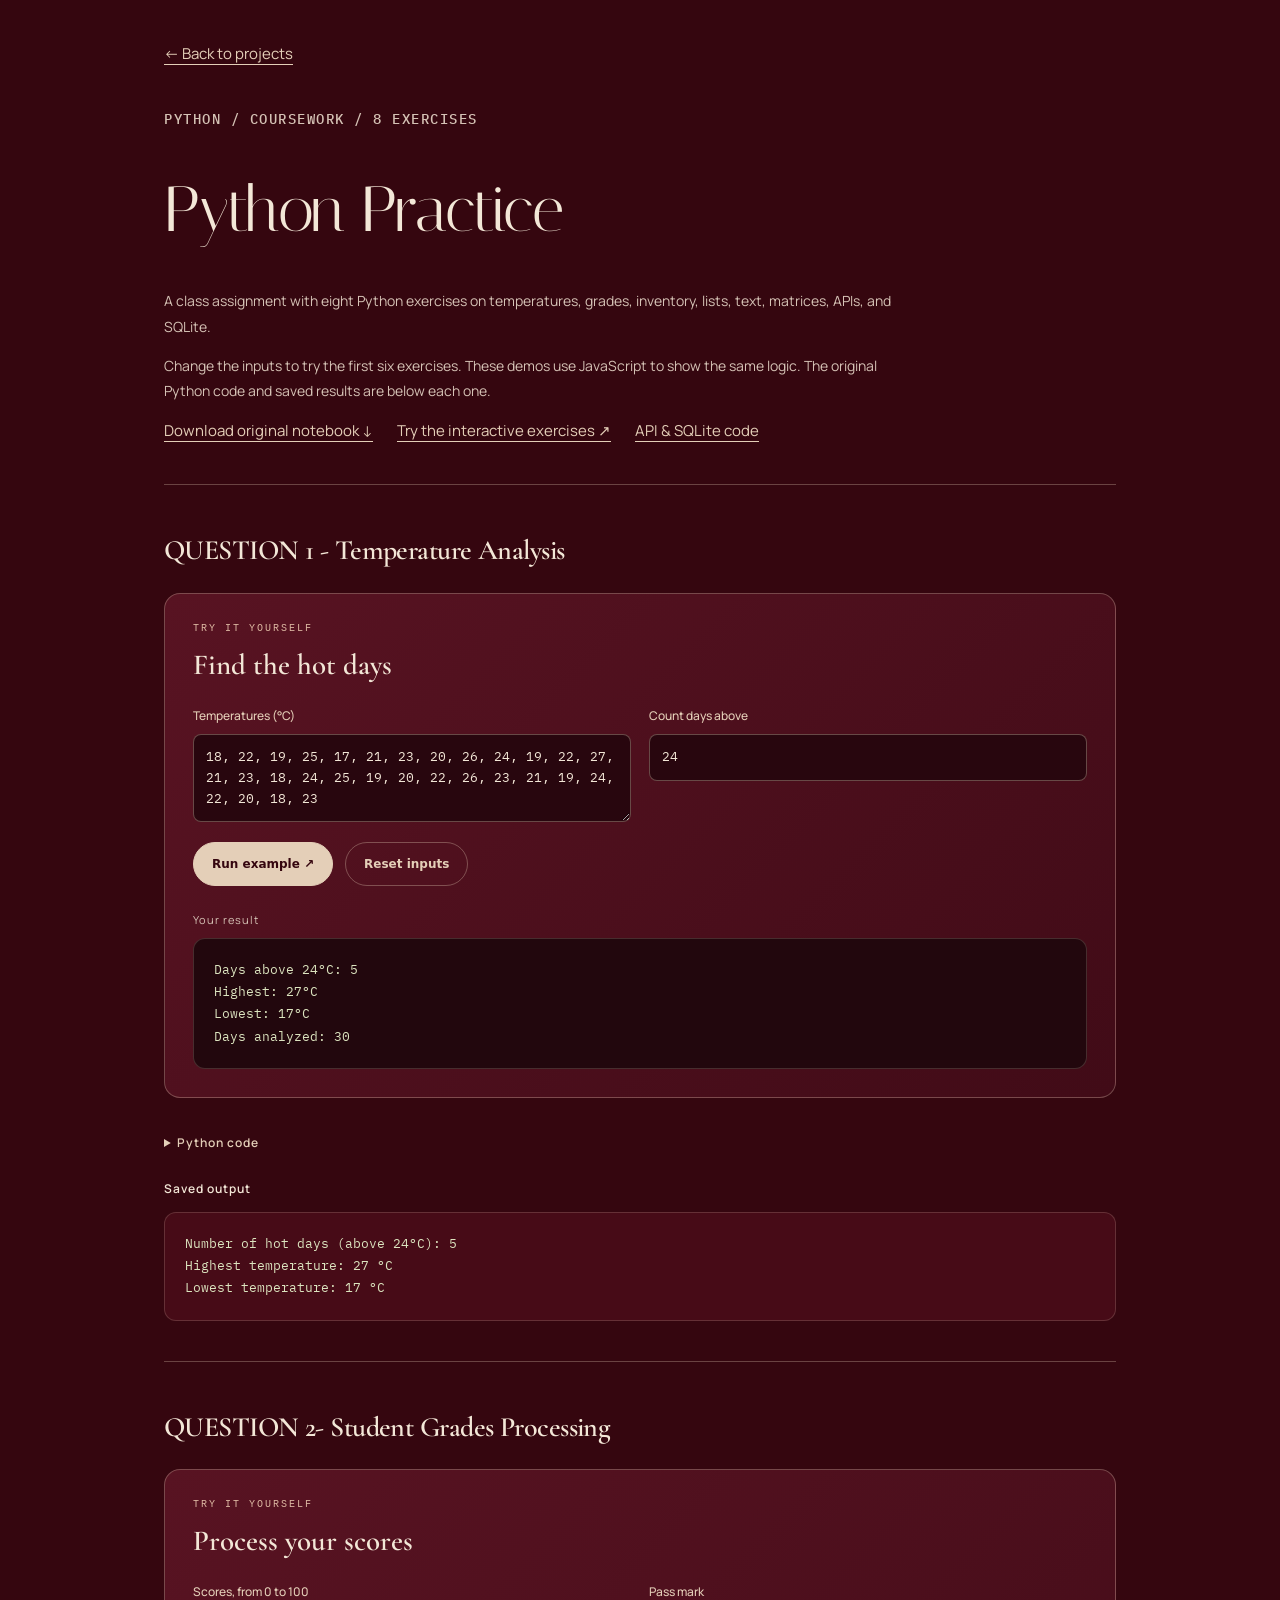
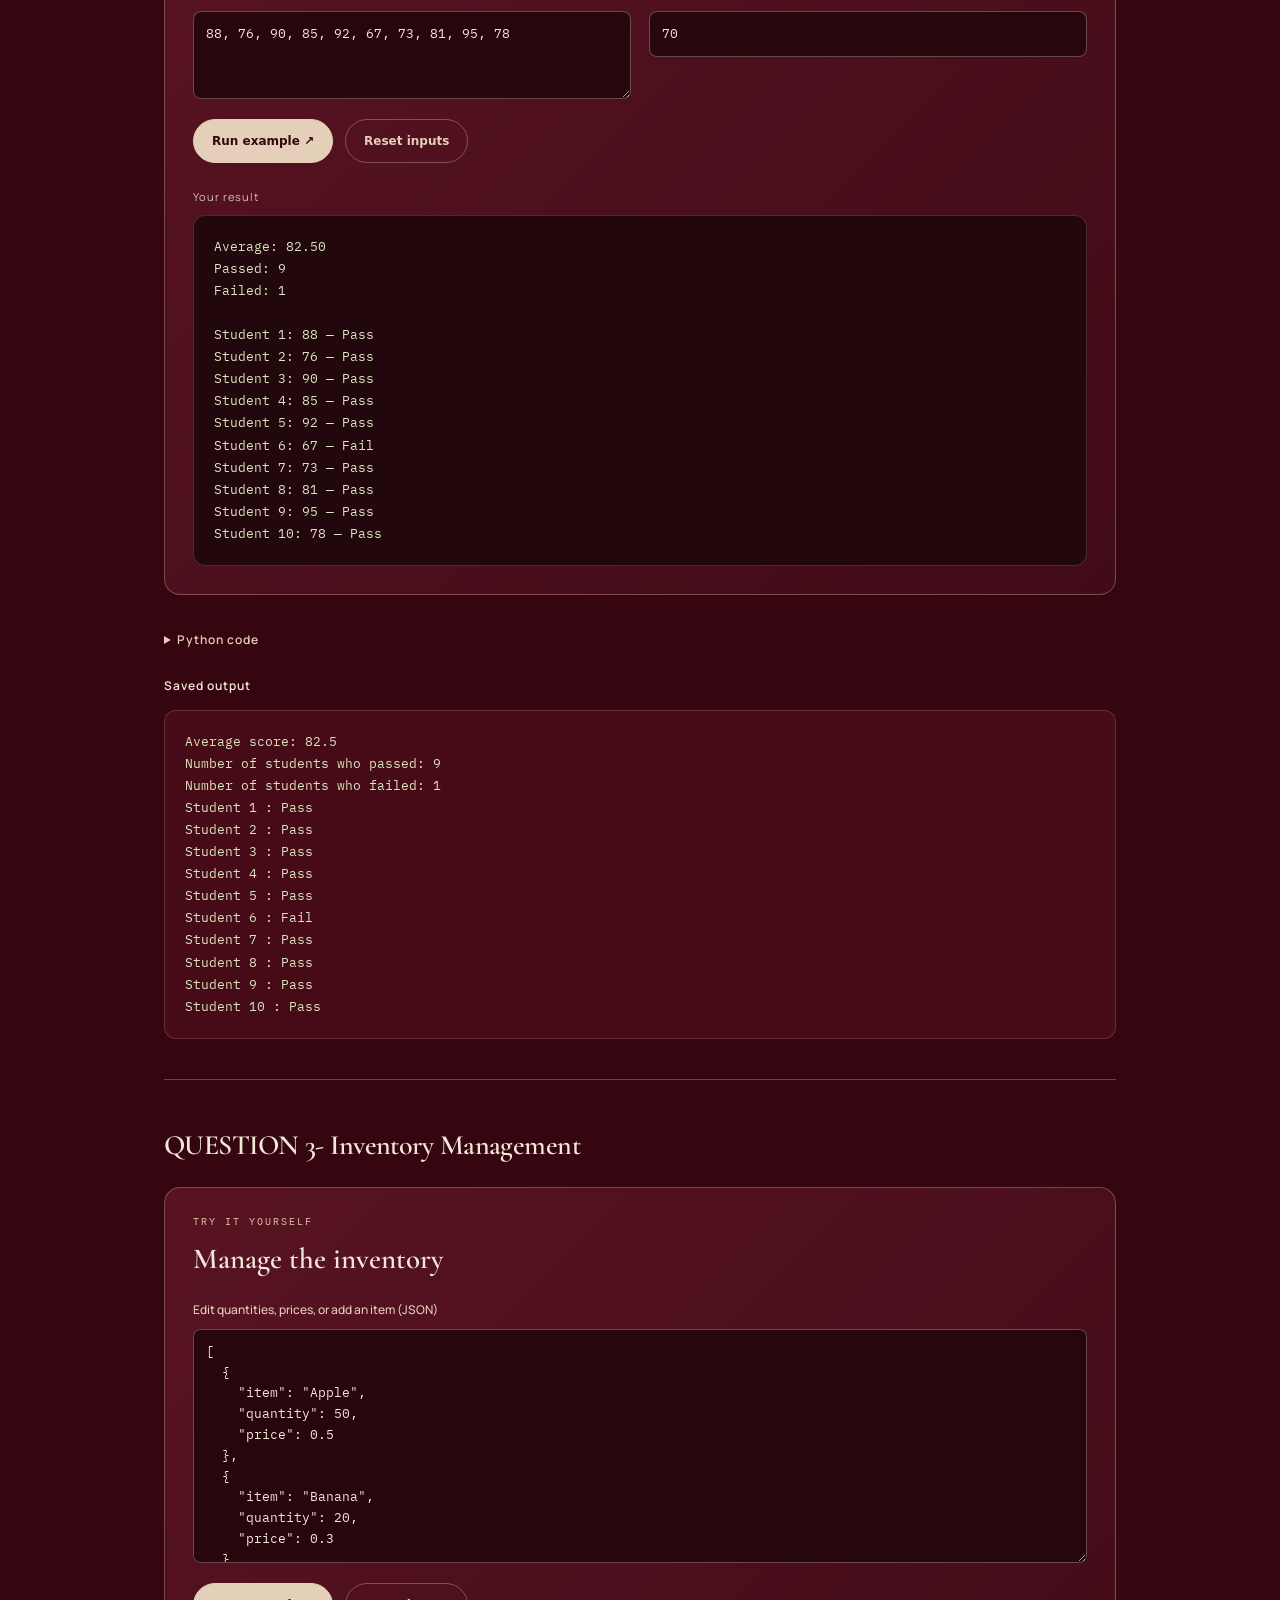
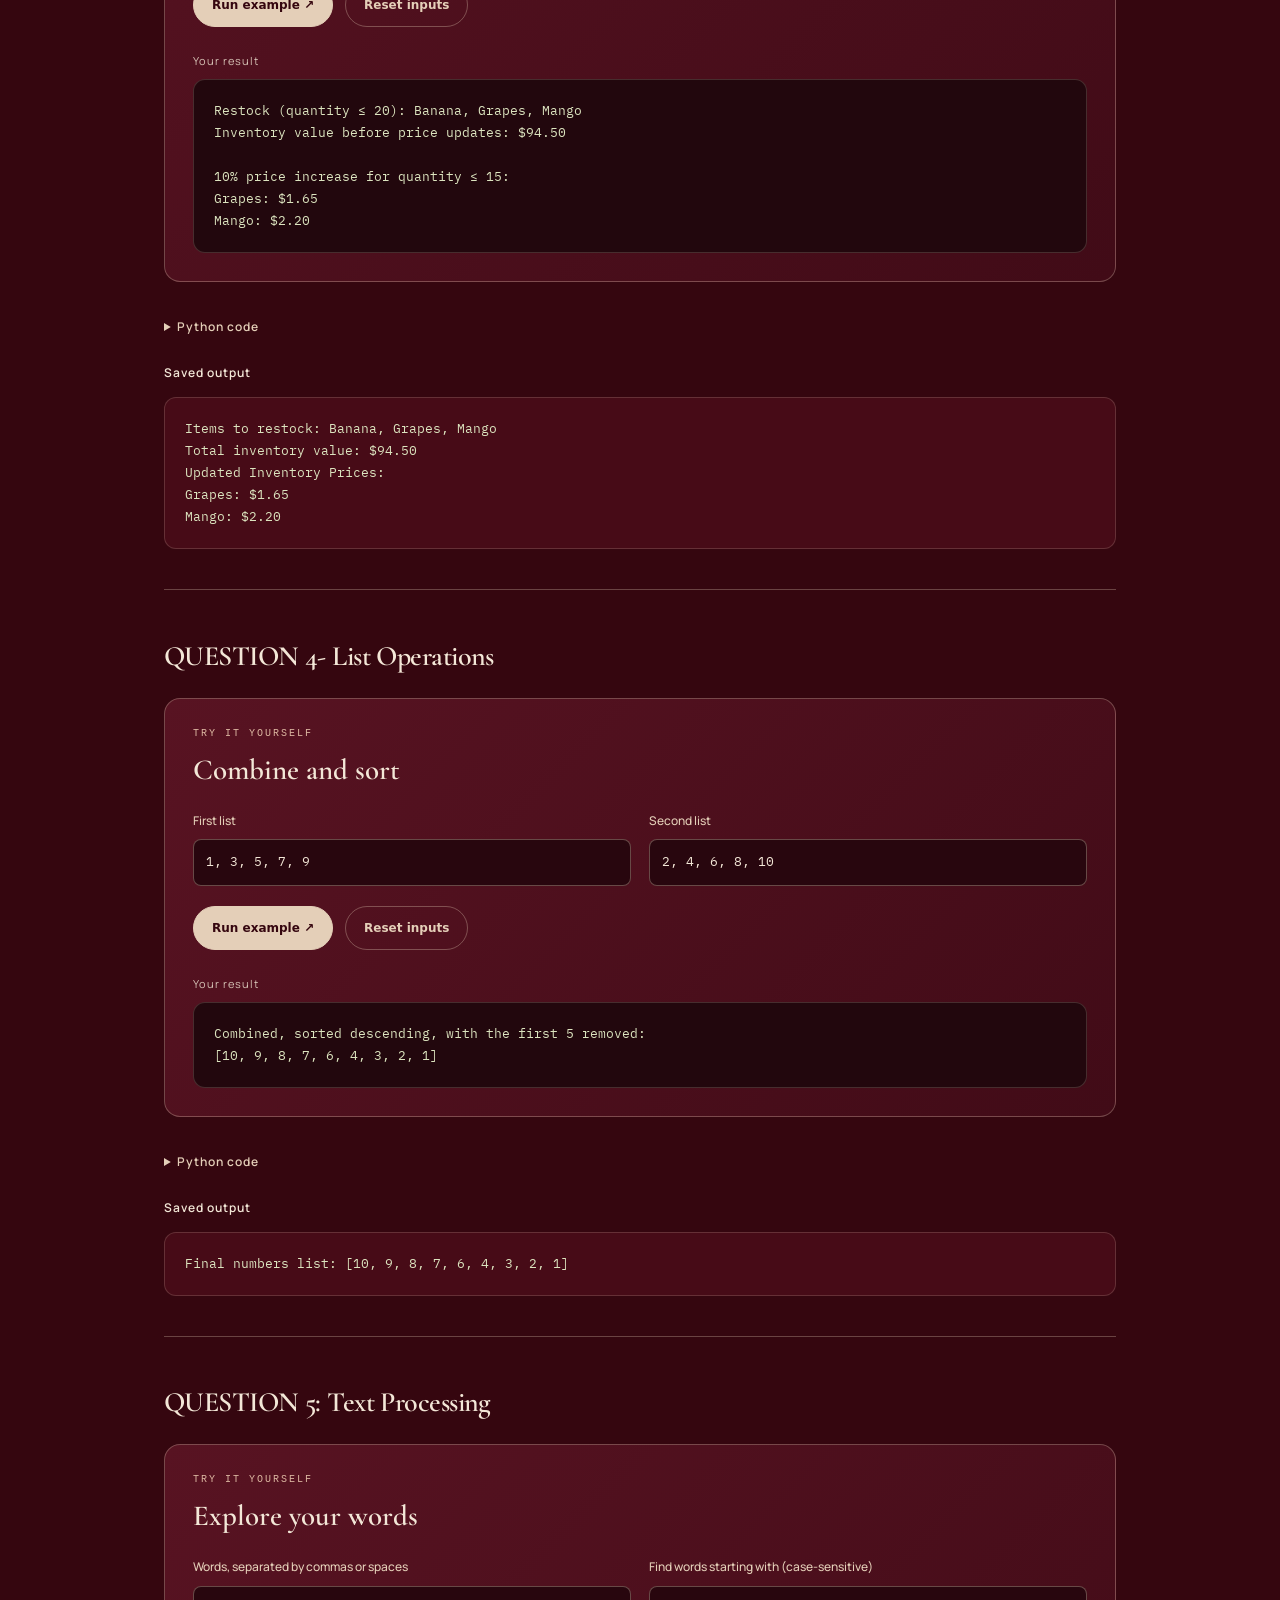
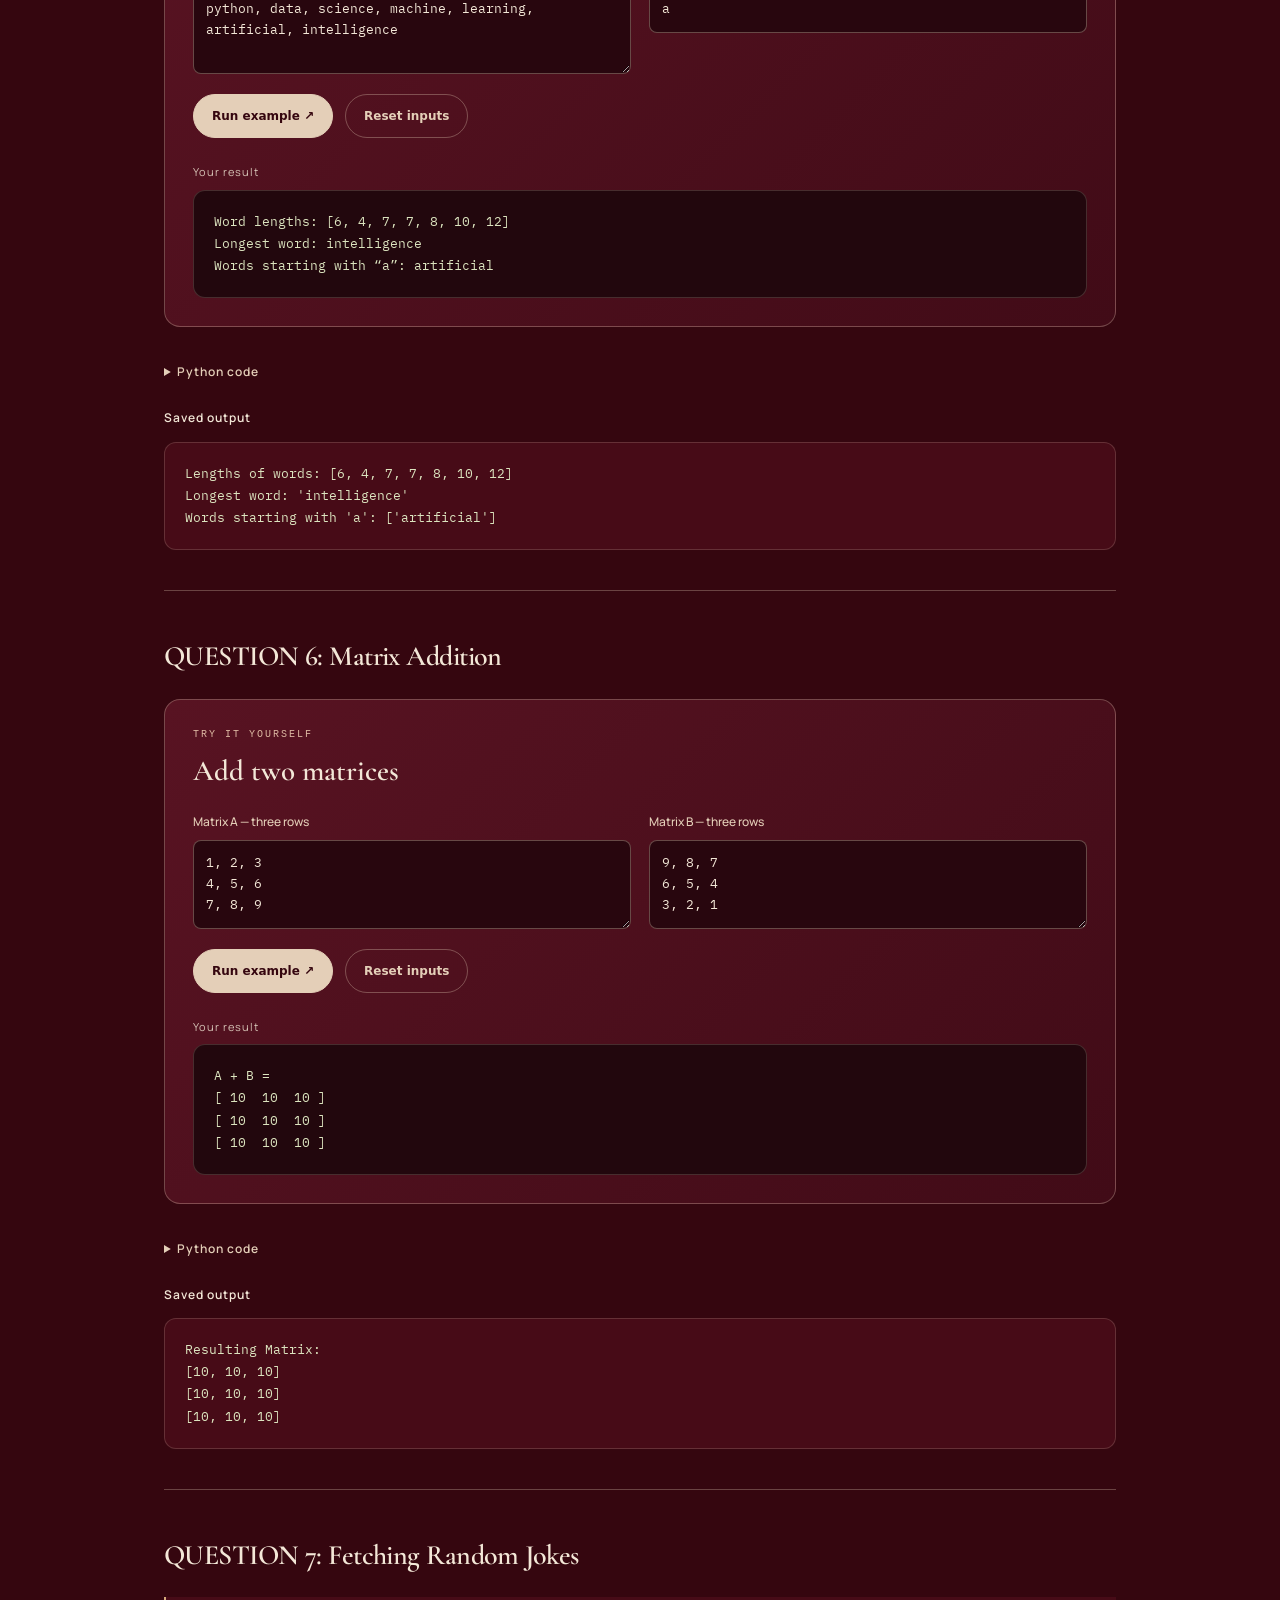
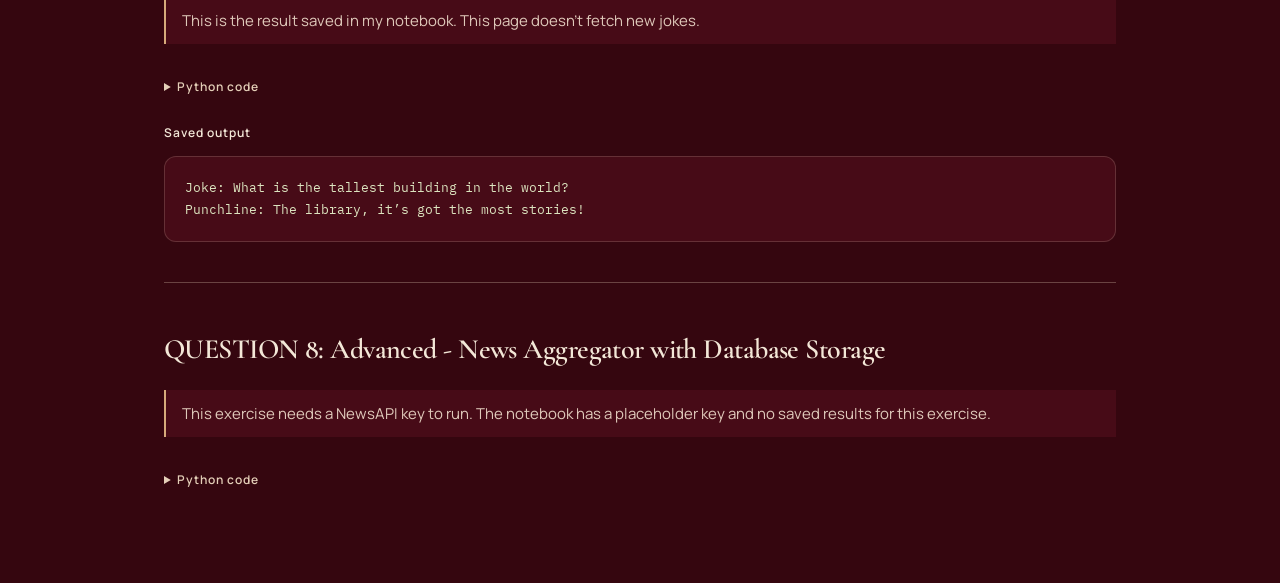
<file: projects/python-practice.html>
<!doctype html><html lang="en"><head><meta charset="utf-8"><meta name="viewport" content="width=device-width,initial-scale=1"><title>Python Practice — Jana Abo Shoueeb</title><meta name="description" content="Eight Python coursework exercises exploring data processing, APIs, and SQLite."><style>
:root{color-scheme:dark}*{box-sizing:border-box}body{margin:0;background:#35060f;color:#f3e7d7;font:15px/1.8 system-ui,sans-serif}main{max-width:1000px;margin:auto;padding:40px 24px 80px}a{color:#e4cfb8;text-underline-offset:5px}a:focus-visible,summary:focus-visible{outline:2px solid #e4cfb8;outline-offset:5px}.eyebrow{font-size:11px;letter-spacing:2px;margin-top:40px;color:#d5c2b5}h1{font:400 clamp(36px,6vw,64px)/1.1 Georgia,serif;max-width:800px}h2{font:400 28px/1.3 Georgia,serif}h3,summary{font-size:12px;letter-spacing:1px}summary{cursor:pointer;min-height:44px;padding-block:10px}section{margin-top:40px;border-top:1px solid #e4cfb84d;padding-top:24px}pre{overflow:auto;background:#24060c;border:1px solid #e4cfb830;border-radius:12px;padding:20px;line-height:1.7;font-size:13px;tab-size:4}code{font-family:ui-monospace,Menlo,monospace}.output{background:#470b17;color:#dce4bf}.note{border-left:2px solid #d6aa7b;padding:10px 16px;color:#dfc9ba;background:#470b17}.links{display:flex;gap:24px;flex-wrap:wrap}header>p{max-width:760px;color:#d5c2b5}
</style><link rel="stylesheet" href="python-playground.css?v=d6bac8025016"><link rel="preconnect" href="https://fonts.googleapis.com"><link rel="preconnect" href="https://fonts.gstatic.com" crossorigin><link rel="stylesheet" href="https://fonts.googleapis.com/css2?family=Italiana&family=Cormorant+Garamond:ital,wght@0,400;0,500;0,600;1,400;1,500;1,600&family=Italianno&family=Manrope:wght@400;500;600;700&family=IBM+Plex+Mono:wght@400;500&display=swap"><link rel="stylesheet" href="../typography.css?v=d575d1999ec2">  <link rel="icon" href="/favicon.ico" sizes="16x16 32x32 48x48 64x64" type="image/x-icon">
  <link rel="icon" href="/favicon.svg" type="image/svg+xml" sizes="any">
</head><body class="notebook-page"><main><header><a href="../projects.html">← Back to projects</a><p class="eyebrow">PYTHON / COURSEWORK / 8 EXERCISES</p><h1>Python Practice</h1><p>A class assignment with eight Python exercises on temperatures, grades, inventory, lists, text, matrices, APIs, and SQLite.</p><p>Change the inputs to try the first six exercises. These demos use JavaScript to show the same logic. The original Python code and saved results are below each one.</p><div class="links"><a href="python-practice.ipynb" download>Download original notebook ↓</a><a href="#exercise-1">Try the interactive exercises ↗</a><a href="#exercise-8">API &amp; SQLite code</a></div></header><section id="exercise-1"><h2>QUESTION 1 - Temperature Analysis</h2><details><summary>Python code</summary><pre><code>temperatures = [18, 22, 19, 25, 17, 21, 23, 20, 26, 24,
                19, 22, 27, 21, 23, 18, 24, 25, 19, 20,
                22, 26, 23, 21, 19, 24, 22, 20, 18, 23]

hot_days = 0

for temp in temperatures:
    if temp &gt; 24:
        hot_days += 1

print(&quot;Number of hot days (above 24°C):&quot;, hot_days)
print(&quot;Highest temperature:&quot;, max(temperatures), &quot;°C&quot;)
print(&quot;Lowest temperature:&quot;, min(temperatures), &quot;°C&quot;)</code></pre></details><h3>Saved output</h3><pre class="output"><code>Number of hot days (above 24°C): 5
Highest temperature: 27 °C
Lowest temperature: 17 °C
</code></pre></section><section id="exercise-2"><h2>QUESTION 2- Student Grades Processing</h2><details><summary>Python code</summary><pre><code>scores = [88, 76, 90, 85, 92, 67, 73, 81, 95, 78]

average = sum(scores) / len(scores)
print(&quot;Average score:&quot;, average)

passed = 0
failed = 0

for score in scores:
    if score &gt;= 70:
        passed += 1
    else:
        failed += 1

print(&quot;Number of students who passed:&quot;, passed)
print(&quot;Number of students who failed:&quot;, failed)

for i in range(len(scores)):
    if scores[i] &gt;= 70:
        print(&quot;Student&quot;, i + 1, &quot;: Pass&quot;)
    else:
        print(&quot;Student&quot;, i + 1, &quot;: Fail&quot;)</code></pre></details><h3>Saved output</h3><pre class="output"><code>Average score: 82.5
Number of students who passed: 9
Number of students who failed: 1
Student 1 : Pass
Student 2 : Pass
Student 3 : Pass
Student 4 : Pass
Student 5 : Pass
Student 6 : Fail
Student 7 : Pass
Student 8 : Pass
Student 9 : Pass
Student 10 : Pass
</code></pre></section><section id="exercise-3"><h2>QUESTION 3- Inventory Management</h2><details><summary>Python code</summary><pre><code>inventory = [
    {&#x27;item&#x27;: &#x27;Apple&#x27;, &#x27;quantity&#x27;: 50, &#x27;price&#x27;: 0.5},
    {&#x27;item&#x27;: &#x27;Banana&#x27;, &#x27;quantity&#x27;: 20, &#x27;price&#x27;: 0.3},
    {&#x27;item&#x27;: &#x27;Orange&#x27;, &#x27;quantity&#x27;: 30, &#x27;price&#x27;: 0.7},
    {&#x27;item&#x27;: &#x27;Grapes&#x27;, &#x27;quantity&#x27;: 15, &#x27;price&#x27;: 1.5},
    {&#x27;item&#x27;: &#x27;Mango&#x27;, &#x27;quantity&#x27;: 10, &#x27;price&#x27;: 2.0},
]

# Part A: Find items that need restocking
restock = []

for item in inventory:
    if item[&#x27;quantity&#x27;] &lt;= 20:
        restock.append(item[&#x27;item&#x27;])

print(&quot;Items to restock:&quot;, &quot;, &quot;.join(restock))

# Part B: Calculate total inventory value
total = 0

for item in inventory:
    total += item[&#x27;quantity&#x27;] * item[&#x27;price&#x27;]

print(&quot;Total inventory value: $&quot;, format(total, &quot;.2f&quot;), sep=&quot;&quot;)

# Part C: Increase prices by 10%
print(&quot;Updated Inventory Prices:&quot;)

for item in inventory:
    if item[&#x27;quantity&#x27;] &lt;= 15:
        item[&#x27;price&#x27;] = item[&#x27;price&#x27;] * 1.10
        print(item[&#x27;item&#x27;] + &quot;: $&quot; + format(item[&#x27;price&#x27;], &quot;.2f&quot;))</code></pre></details><h3>Saved output</h3><pre class="output"><code>Items to restock: Banana, Grapes, Mango
Total inventory value: $94.50
Updated Inventory Prices:
Grapes: $1.65
Mango: $2.20
</code></pre></section><section id="exercise-4"><h2>QUESTION 4-  List Operations</h2><details><summary>Python code</summary><pre><code>odd_numbers = [1, 3, 5, 7, 9]
even_numbers = [2, 4, 6, 8, 10]

# Part A: Combine the two lists
numbers = odd_numbers + even_numbers

# Part B: Sort in descending order
numbers.sort(reverse=True)

# Part C: Remove the number 5
numbers.remove(5)

# Part D: Print the final list
print(&quot;Final numbers list:&quot;, numbers)</code></pre></details><h3>Saved output</h3><pre class="output"><code>Final numbers list: [10, 9, 8, 7, 6, 4, 3, 2, 1]
</code></pre></section><section id="exercise-5"><h2>QUESTION 5: Text Processing</h2><details><summary>Python code</summary><pre><code>words = [&#x27;python&#x27;, &#x27;data&#x27;, &#x27;science&#x27;, &#x27;machine&#x27;, &#x27;learning&#x27;, &#x27;artificial&#x27;, &#x27;intelligence&#x27;]

# Part A: Find the length of each word
lengths = []

for word in words:
    lengths.append(len(word))

print(&quot;Lengths of words:&quot;, lengths)

# Part B: Find the longest word
longest_word = max(words, key=len)

print(&quot;Longest word:&quot;, repr(longest_word))

# Part C: Find words starting with &#x27;a&#x27;
a_words = []

for word in words:
    if word.startswith(&#x27;a&#x27;):
        a_words.append(word)

print(&quot;Words starting with &#x27;a&#x27;:&quot;, a_words)</code></pre></details><h3>Saved output</h3><pre class="output"><code>Lengths of words: [6, 4, 7, 7, 8, 10, 12]
Longest word: &#x27;intelligence&#x27;
Words starting with &#x27;a&#x27;: [&#x27;artificial&#x27;]
</code></pre></section><section id="exercise-6"><h2>QUESTION 6: Matrix Addition</h2><details><summary>Python code</summary><pre><code>matrix_a = [
    [1, 2, 3],
    [4, 5, 6],
    [7, 8, 9]
]

matrix_b = [
    [9, 8, 7],
    [6, 5, 4],
    [3, 2, 1]
]

# Part A: Add the two matrices
result = []

for i in range(3):
    row = []
    for j in range(3):
        row.append(matrix_a[i][j] + matrix_b[i][j])
    result.append(row)

# Part B: Print the resulting matrix
print(&quot;Resulting Matrix:&quot;)

for row in result:
    print(row)</code></pre></details><h3>Saved output</h3><pre class="output"><code>Resulting Matrix:
[10, 10, 10]
[10, 10, 10]
[10, 10, 10]
</code></pre></section><section id="exercise-7"><h2>QUESTION 7: Fetching Random Jokes</h2><p class="note">This is the result saved in my notebook. This page doesn’t fetch new jokes.</p><details><summary>Python code</summary><pre><code>import requests

# Part A: Fetch a random joke
url = &quot;https://official-joke-api.appspot.com/random_joke&quot;

response = requests.get(url)
joke = response.json()

# Part B: Print the joke and punchline
setup = joke[&quot;setup&quot;]
punchline = joke[&quot;punchline&quot;]

print(&quot;Joke:&quot;, setup)
print(&quot;Punchline:&quot;, punchline)

# Part C: Save the joke to a text file
with open(&quot;jokes.txt&quot;, &quot;w&quot;) as file:
    file.write(&quot;Joke: &quot; + setup + &quot;\n&quot;)
    file.write(&quot;Punchline: &quot; + punchline)</code></pre></details><h3>Saved output</h3><pre class="output"><code>Joke: What is the tallest building in the world?
Punchline: The library, it’s got the most stories!
</code></pre></section><section id="exercise-8"><h2>QUESTION 8: Advanced - News Aggregator with Database Storage</h2><p class="note">This exercise needs a NewsAPI key to run. The notebook has a placeholder key and no saved results for this exercise.</p><details><summary>Python code</summary><pre><code>import requests
import sqlite3

# Part A: Ask the user for a news topic
topic = input(&quot;Enter news topic: &quot;)

# Connect to the database
conn = sqlite3.connect(&quot;news.db&quot;)
cursor = conn.cursor()

# Create a table for news
cursor.execute(&quot;&quot;&quot;
CREATE TABLE IF NOT EXISTS news (
    title TEXT UNIQUE,
    description TEXT,
    published_at TEXT
)
&quot;&quot;&quot;)

# Part B: Get the top 5 news headlines
api_key = &quot;YOUR_API_KEY&quot;

url = &quot;https://newsapi.org/v2/everything&quot;

params = {
    &quot;q&quot;: topic,
    &quot;apiKey&quot;: api_key,
    &quot;pageSize&quot;: 5,
    &quot;sortBy&quot;: &quot;publishedAt&quot;
}

response = requests.get(url, params=params)
data = response.json()

if response.status_code == 200:
    articles = data[&quot;articles&quot;]

    # Part C and E: Save news and avoid duplicates
    for article in articles:
        title = article[&quot;title&quot;]
        description = article[&quot;description&quot;]
        published_at = article[&quot;publishedAt&quot;]

        cursor.execute(&quot;&quot;&quot;
        INSERT OR IGNORE INTO news
        VALUES (?, ?, ?)
        &quot;&quot;&quot;, (title, description, published_at))

    conn.commit()

    # Part D: Read and display news
    cursor.execute(&quot;&quot;&quot;
    SELECT title, description, published_at
    FROM news
    ORDER BY published_at DESC
    LIMIT 5
    &quot;&quot;&quot;)

    news = cursor.fetchall()

    print(&quot;\nTop Headlines:&quot;)

    for i, article in enumerate(news, 1):
        print(&quot;\n&quot;, i, &quot;. Title: &quot;, article[0], sep=&quot;&quot;)
        print(&quot;Description:&quot;, article[1])
        print(&quot;Published At:&quot;, article[2][:10])

    print(&quot;\nData has been saved to the database.&quot;)

else:
    print(&quot;Error:&quot;, data.get(&quot;message&quot;, &quot;Unable to fetch news&quot;))

conn.close()</code></pre></details></section></main><script src="python-playground.js?v=35f2148499bf" defer></script></body></html>
</file>
<file: projects/python-playground.css>
.playground{padding:clamp(18px,3vw,28px);border:1px solid #e4cfb84d;border-radius:16px;background:linear-gradient(135deg,#581322,#410b17);margin:24px 0}.lab-label{font:10px/1.4 monospace;letter-spacing:2px;color:#dcb7a1;margin:0 0 12px}.playground h3{font:400 26px/1.2 Georgia,serif;letter-spacing:0;margin:0 0 22px}.lab-fields{display:grid;grid-template-columns:repeat(auto-fit,minmax(min(100%,280px),1fr));gap:18px}.playground label{display:flex;flex-direction:column;gap:8px;font-size:12px;color:#e4cfb8;min-width:0}.playground input,.playground textarea{box-sizing:border-box;width:100%;min-height:44px;padding:12px;border:1px solid #e4cfb855;border-radius:8px;background:#28060e;color:#f3e7d7;font:13px/1.6 ui-monospace,Menlo,monospace}.playground textarea{resize:vertical}.lab-actions{display:flex;flex-wrap:wrap;gap:12px;margin-top:20px}.playground button{min-height:44px;padding:10px 18px;border:1px solid #e4cfb8;border-radius:24px;background:#e4cfb8;color:#35060f;font:600 12px/1.5 system-ui,sans-serif;cursor:pointer}.playground button.secondary{background:transparent;color:#e4cfb8;border-color:#e4cfb855}.playground button:hover{filter:brightness(1.12)}.playground :is(input,textarea,button):focus-visible{outline:2px solid #f3e7d7;outline-offset:4px}.lab-result-label{font-size:11px;letter-spacing:1px;margin:24px 0 8px;color:#d5c2b5}.lab-result{margin:0;background:#22070d;color:#dce4bf;white-space:pre-wrap;overflow-wrap:anywhere;min-height:80px}.lab-result.is-error{color:#ffb7b7;border-color:#ffb7b788}details{margin-top:22px}summary{color:#e4cfb8}
</file>
<file: typography.css>
/* A shared type hierarchy for the portfolio and notebook pages. */
:root {
  --font-display: 'Italiana', Georgia, serif;
  --font-editorial: 'Cormorant Garamond', Georgia, serif;
  --font-body: 'Manrope', Arial, sans-serif;
  --font-code: 'IBM Plex Mono', Menlo, monospace;
}
body { font-family: var(--font-body); font-weight: 400; }
strong, b { font-weight: 700; }
h2 { font-family: var(--font-display); font-weight: 400; letter-spacing: -.035em; }
h2 em { font-family: var(--font-editorial); font-style: italic; font-weight: 500; font-size: 1.08em; line-height: 1; letter-spacing: -.025em; margin-top: 6px; }
h3, h4 { font-family: var(--font-editorial); font-weight: 600; }
.hero.home-minimal h1.hero-name { font-family: var(--font-display); }
.hero.home-minimal h1.hero-name em { font-family: inherit; font-style: normal; font-weight: 400; }
.eyebrow { font-family: var(--font-code); font-size: 9px; font-weight: 500; letter-spacing: 1.5px; }
nav a { font-weight: 600; }
nav a[aria-current] { font-weight: 700; }
.button, .project-filters button, .journey-stop, .contact-resume { font-family: var(--font-body); font-weight: 600; }
.tags span, .tag { font-family: var(--font-body); font-weight: 500; }
.about-minimal-intro h3 { font-family: var(--font-editorial); font-weight: 500; }
.about-minimal-intro h3 em { font-weight: 500; }
.about-minimal-intro > p, .contact-copy > p:not(.eyebrow) { font-size: 14px; line-height: 1.9; }
.skills-card-grid .skill-card h3 { font-family: var(--font-editorial); font-weight: 600; font-size: 33px; }
.skills-card-grid .skill-card p { font-size: 14px; line-height: 1.85; }
.project-featured .project-caption h3 { font-family: var(--font-editorial); font-weight: 600; letter-spacing: -.025em; }
.project-featured .project-caption > p:not(.project-context) { font-size: 14px; line-height: 1.85; }
.project-featured .project-context { font-family: var(--font-code); font-weight: 500; letter-spacing: 1.1px; }
.project-image-link, .experience-project-link, .about-simple-link { font-weight: 600; }
.timeline-item h3 { font-family: var(--font-editorial); font-weight: 600; font-size: 32px; }
.timeline-item > p { font-size: 14px; line-height: 1.85; }
.timeline-item > p:not(.muted) { font-weight: 600; }
.journey-readout h3, .curiosity h3 { font-family: var(--font-editorial); font-weight: 500; }
.journey-readout-copy { font-size: 13px; line-height: 1.85; }
.journey-console-bar, .journey-command, .journey-readout-tags, .notebook-bar, .notebook-footer, .notebook-window pre, code, pre { font-family: var(--font-code); }
.contact-link small { font-family: var(--font-code); font-weight: 500; font-size: 9px; letter-spacing: 1.3px; }
.contact-link strong { font-family: var(--font-body); font-weight: 600; }
.demo-heading h2 em { font-family: var(--font-editorial); font-weight: 500; }
.notebook-page h1 { font-family: var(--font-display); font-weight: 400; letter-spacing: -.025em; }
.notebook-page h2 { font-family: var(--font-editorial); font-weight: 600; letter-spacing: -.02em; }
.notebook-page h3, .notebook-page summary { font-family: var(--font-body); font-weight: 600; }
.notebook-page header > p { font-size: 14px; }
.notebook-page .playground h3 { font-family: var(--font-editorial); font-size: 29px; font-weight: 600; }
.notebook-page .playground label { font-weight: 500; }
.notebook-page .playground input, .notebook-page .playground textarea { font-family: var(--font-code); }
@media (max-width: 650px) {
  .skills-card-grid .skill-card h3 { font-size: 30px; }
  .timeline-item h3 { font-size: 29px; }
}
</file>
